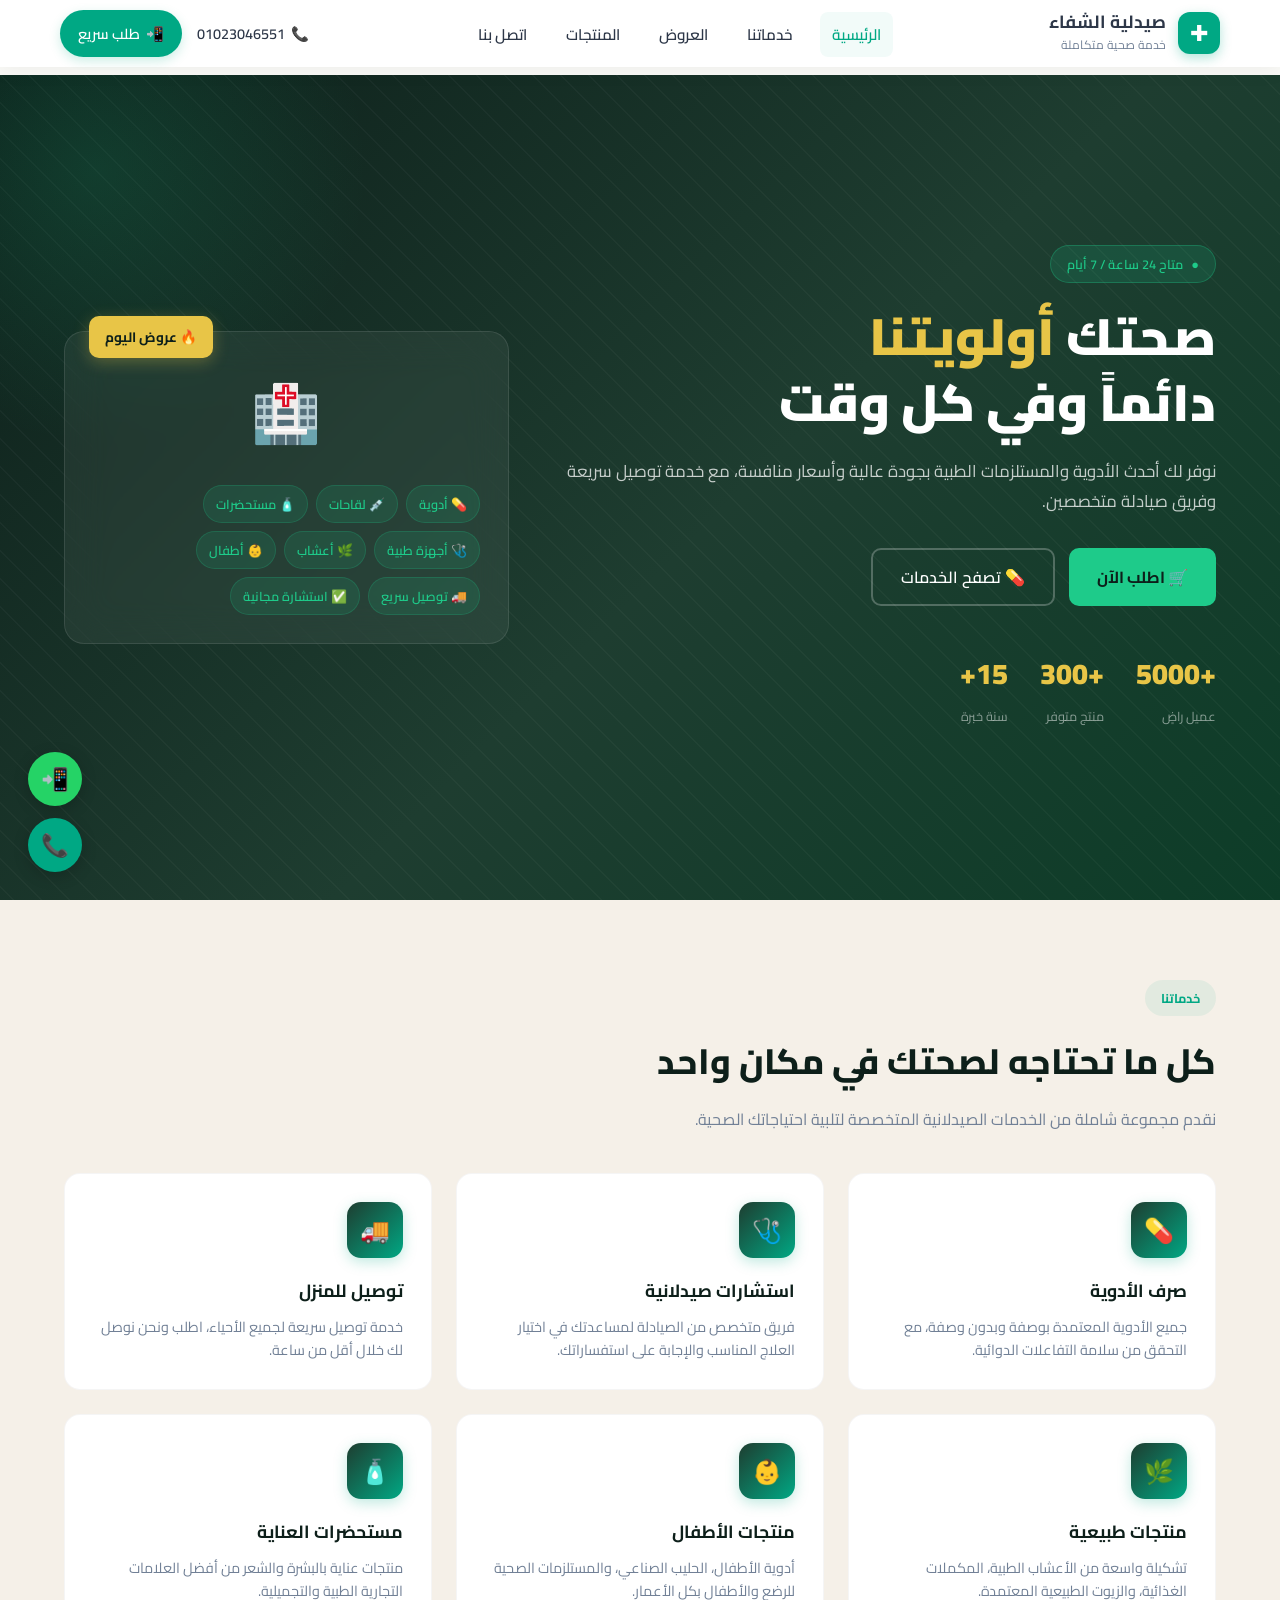
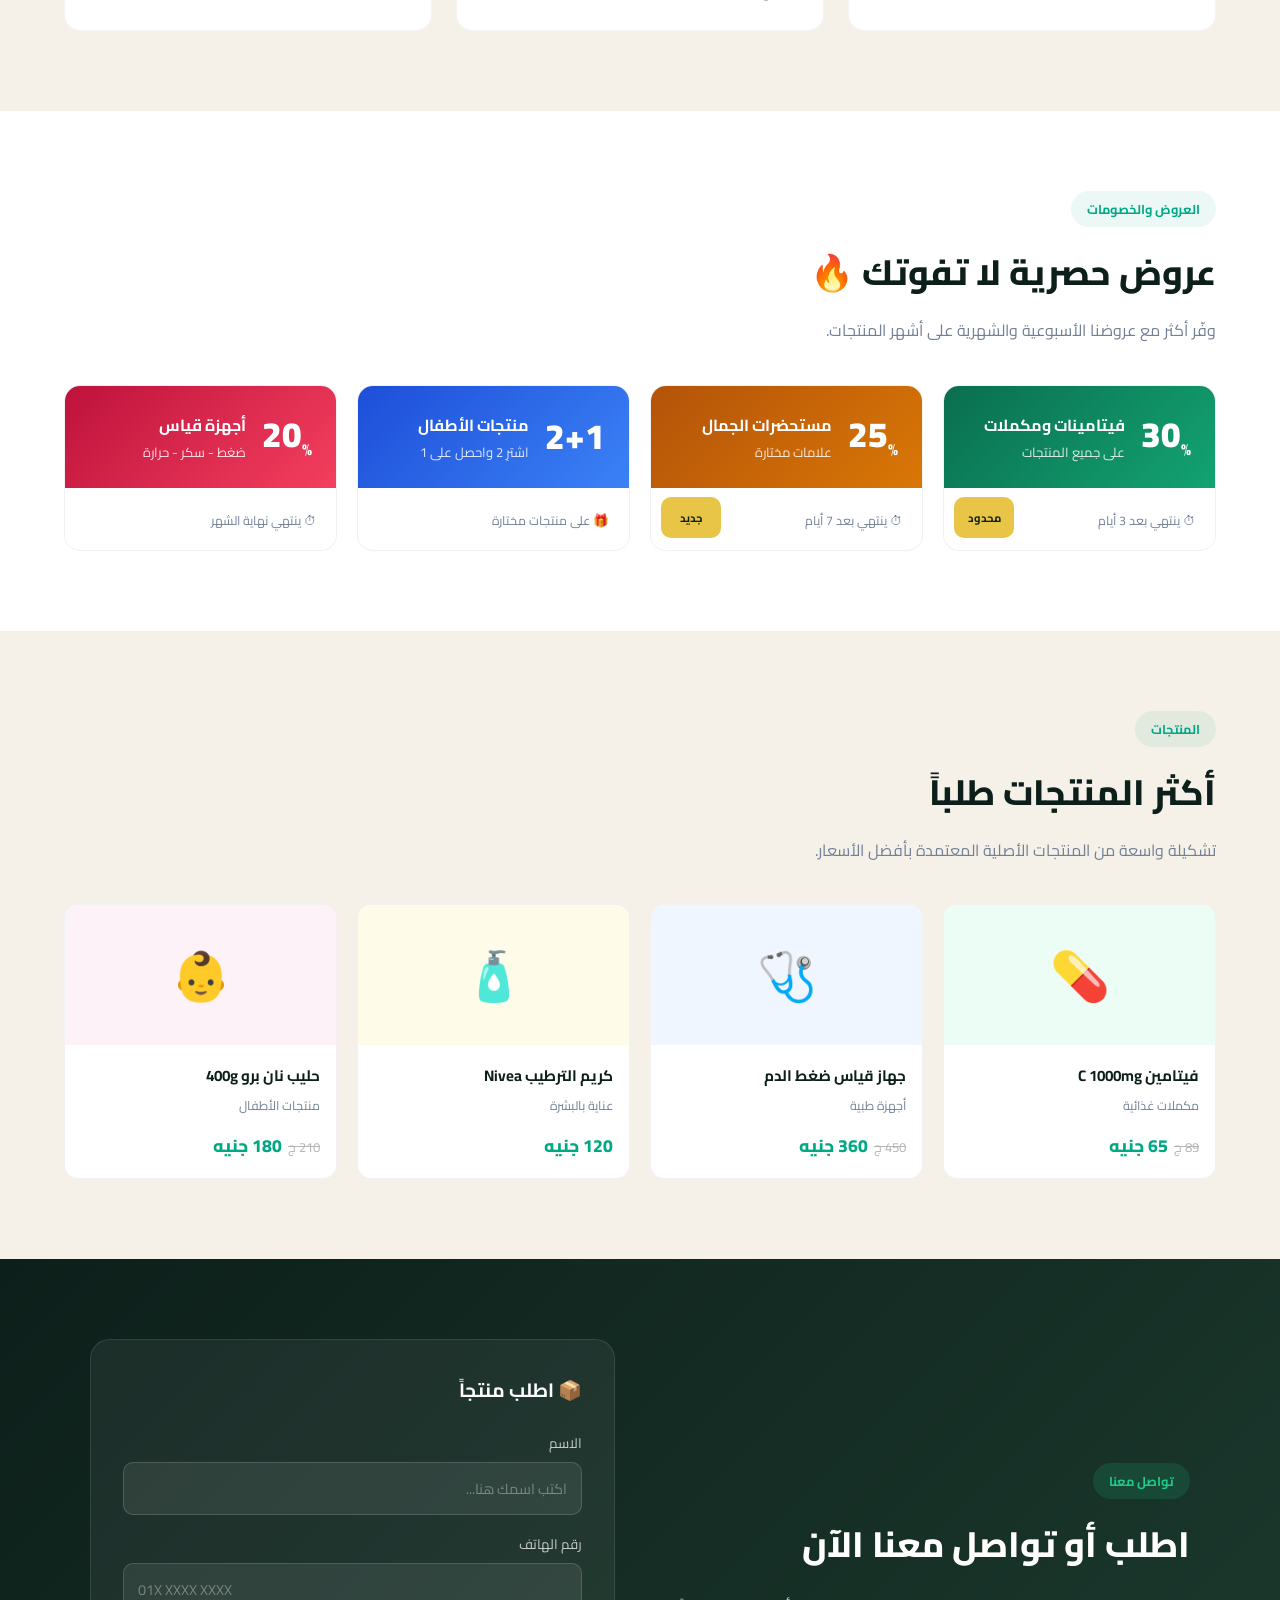
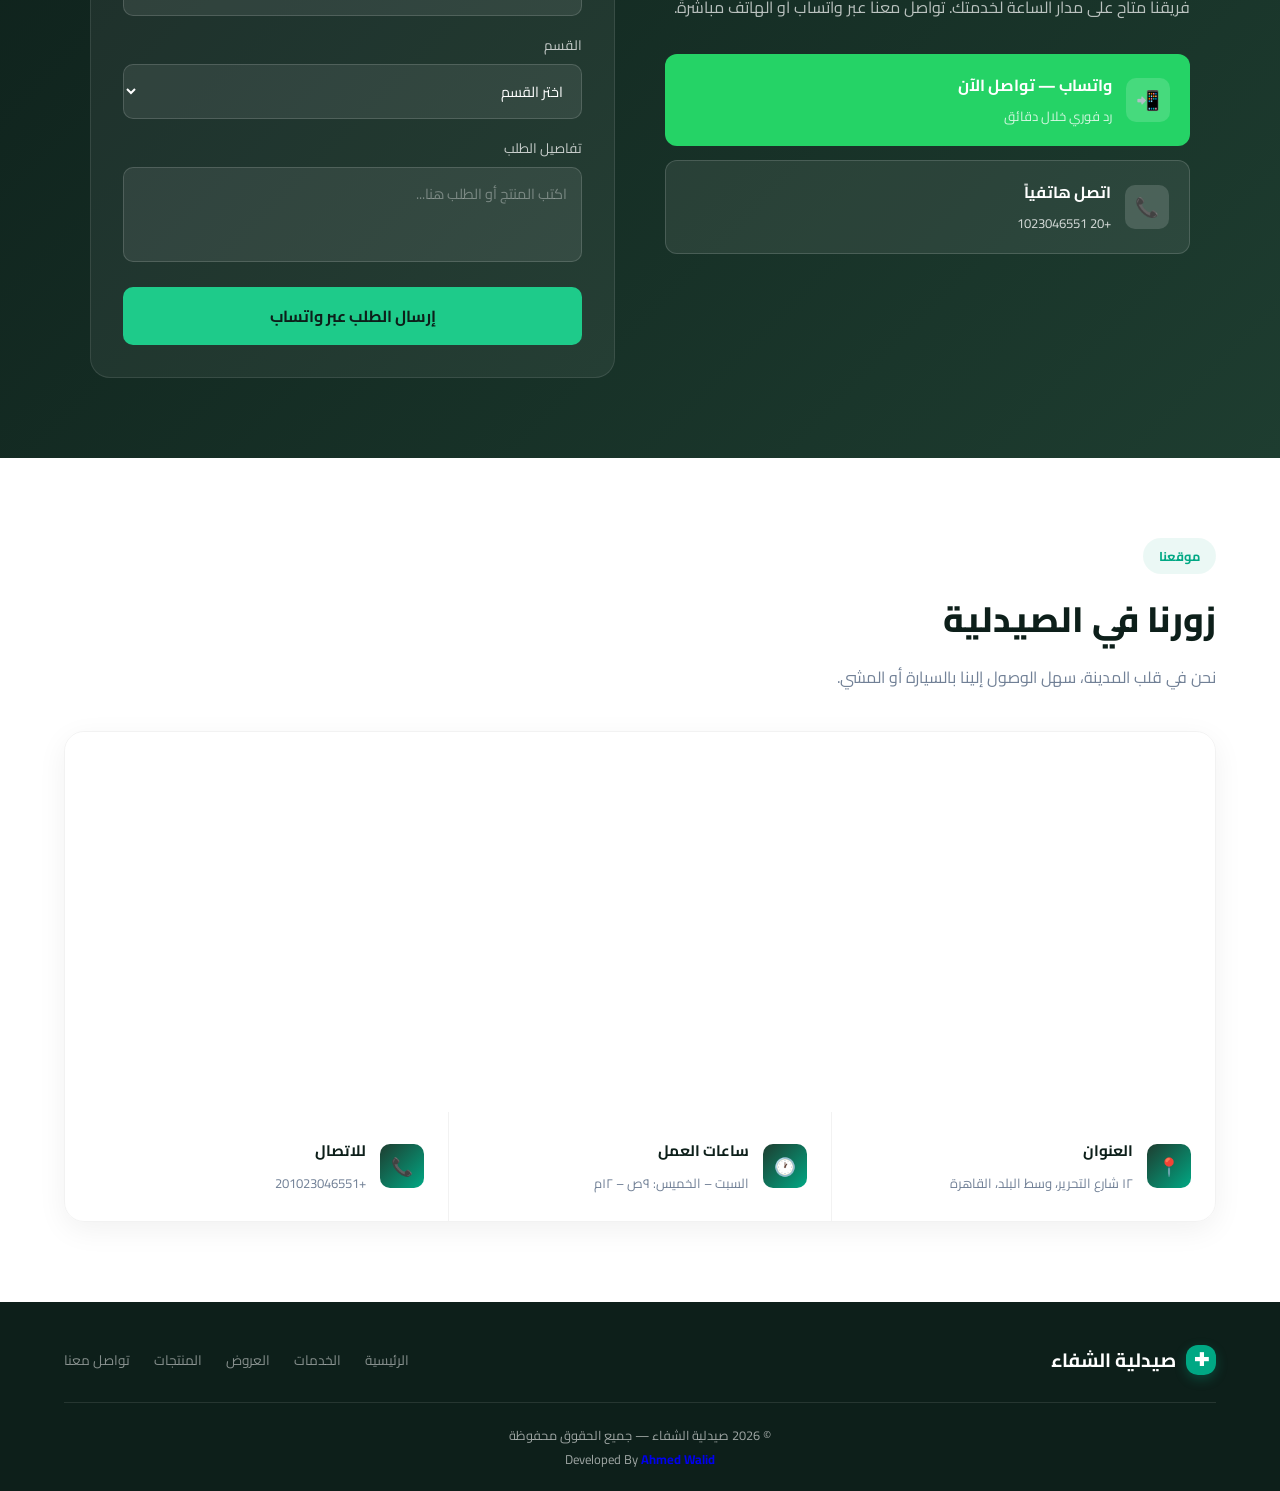
<file: Medicen/index.html>
<!doctype html>
<html lang="ar" dir="rtl">
  <head>
    <meta charset="UTF-8" />
    <meta name="viewport" content="width=device-width, initial-scale=1.0" />
    <title>صيدلية الشفاء — خدمة صحية متكاملة</title>
    <link
      href="https://fonts.googleapis.com/css2?family=Cairo:wght@300;400;600;700;900&display=swap"
      rel="stylesheet"
    />
    <link rel="stylesheet" href="style.css" />
  </head>
  <body>
    <nav class="main-navbar">
      <div class="nav-container">
        <a href="#home" class="nav-brand">
          <div class="logo-icon">✚</div>
          <div class="brand-text">
            <span class="brand-title">صيدلية الشفاء</span>
            <span class="brand-subtitle">خدمة صحية متكاملة</span>
          </div>
        </a>

        <ul class="nav-menu">
          <li><a href="#home" class="nav-link active">الرئيسية</a></li>
          <li><a href="#services" class="nav-link">خدماتنا</a></li>
          <li><a href="#offers" class="nav-link">العروض</a></li>
          <li><a href="#products" class="nav-link">المنتجات</a></li>
          <li><a href="#contact" class="nav-link">اتصل بنا</a></li>
        </ul>

        <div class="nav-actions">
          <a href="tel:+201000000000" class="nav-phone-btn" title="اتصال هاتفى">
            <span class="phone-icon">📞</span>
            <span class="phone-num">01023046551</span>
          </a>
          <a
            href="https://wa.me/+201023046551"
            class="nav-whatsapp-btn"
            target="_blank"
          >
            <span class="wa-icon">📲</span>
            <span>طلب سريع</span>
          </a>

          <button
            class="menu-toggle"
            aria-label="فتح القائمة"
            onclick="toggleMenu()"
          >
            <span class="bar"></span>
            <span class="bar"></span>
            <span class="bar"></span>
          </button>
        </div>
      </div>
    </nav>

    <div class="mobile-overlay" id="mobileMenu">
      <div class="mobile-menu-card">
        <button class="close-menu" onclick="toggleMenu()">×</button>
        <div class="mobile-logo">
          <span class="logo-icon">✚</span> صيدلية الشفاء
        </div>
        <ul class="mobile-links">
          <li><a href="#home" onclick="toggleMenu()">الرئيسية</a></li>
          <li><a href="#services" onclick="toggleMenu()">خدماتنا</a></li>
          <li><a href="#offers" onclick="toggleMenu()">العروض</a></li>
          <li><a href="#products" onclick="toggleMenu()">المنتجات</a></li>
          <li><a href="#contact" onclick="toggleMenu()">اتصل بنا</a></li>
          <li><a href="#map" onclick="toggleMenu()">موقعنا</a></li>
        </ul>
        <div class="mobile-actions">
          <a
            href="https://wa.me/+201023046551"
            class="nav-whatsapp-btn"
            target="_blank"
            >تواصل عبر واتساب 📲</a
          >
        </div>
      </div>
    </div>

    <!-- HERO -->
    <section class="hero" id="home">
      <div class="hero-bg"></div>
      <div class="hero-glow"></div>
      <div class="hero-content">
        <div>
          <div class="hero-badge">
            <span class="blink">●</span> متاح 24 ساعة / 7 أيام
          </div>
          <h1>صحتك <em>أولويتنا</em><br />دائماً وفي كل وقت</h1>
          <p>
            نوفر لك أحدث الأدوية والمستلزمات الطبية بجودة عالية وأسعار منافسة،
            مع خدمة توصيل سريعة وفريق صيادلة متخصصين.
          </p>
          <div class="hero-btns">
            <a href="#contact" class="btn-primary">🛒 اطلب الآن</a>
            <a href="#services" class="btn-outline">💊 تصفح الخدمات</a>
          </div>
          <div class="hero-stats">
            <div class="stat"><strong>+5000</strong><span>عميل راضٍ</span></div>
            <div class="stat"><strong>+300</strong><span>منتج متوفر</span></div>
            <div class="stat"><strong>15+</strong><span>سنة خبرة</span></div>
          </div>
        </div>
        <div class="hero-card">
          <div class="floating-badge">🔥 عروض اليوم</div>
          <div class="hero-card-icon">🏥</div>
          <div class="service-pills">
            <div class="pill">💊 أدوية</div>
            <div class="pill">💉 لقاحات</div>
            <div class="pill">🧴 مستحضرات</div>
            <div class="pill">🩺 أجهزة طبية</div>
            <div class="pill">🌿 أعشاب</div>
            <div class="pill">👶 أطفال</div>
            <div class="pill">🚚 توصيل سريع</div>
            <div class="pill">✅ استشارة مجانية</div>
          </div>
        </div>
      </div>
    </section>

    <!-- SERVICES -->
    <section class="services" id="services">
      <div class="inner">
        <span class="section-label">خدماتنا</span>
        <h2 class="section-title">كل ما تحتاجه لصحتك في مكان واحد</h2>
        <p class="section-sub">
          نقدم مجموعة شاملة من الخدمات الصيدلانية المتخصصة لتلبية احتياجاتك
          الصحية.
        </p>
        <div class="grid-3">
          <div class="service-card">
            <div class="service-icon">💊</div>
            <h3>صرف الأدوية</h3>
            <p>
              جميع الأدوية المعتمدة بوصفة وبدون وصفة، مع التحقق من سلامة
              التفاعلات الدوائية.
            </p>
          </div>
          <div class="service-card">
            <div class="service-icon">🩺</div>
            <h3>استشارات صيدلانية</h3>
            <p>
              فريق متخصص من الصيادلة لمساعدتك في اختيار العلاج المناسب والإجابة
              على استفساراتك.
            </p>
          </div>
          <div class="service-card">
            <div class="service-icon">🚚</div>
            <h3>توصيل للمنزل</h3>
            <p>
              خدمة توصيل سريعة لجميع الأحياء، اطلب ونحن نوصل لك خلال أقل من
              ساعة.
            </p>
          </div>
          <div class="service-card">
            <div class="service-icon">🌿</div>
            <h3>منتجات طبيعية</h3>
            <p>
              تشكيلة واسعة من الأعشاب الطبية، المكملات الغذائية، والزيوت
              الطبيعية المعتمدة.
            </p>
          </div>
          <div class="service-card">
            <div class="service-icon">👶</div>
            <h3>منتجات الأطفال</h3>
            <p>
              أدوية الأطفال، الحليب الصناعي، والمستلزمات الصحية للرضع والأطفال
              بكل الأعمار.
            </p>
          </div>
          <div class="service-card">
            <div class="service-icon">🧴</div>
            <h3>مستحضرات العناية</h3>
            <p>
              منتجات عناية بالبشرة والشعر من أفضل العلامات التجارية الطبية
              والتجميلية.
            </p>
          </div>
        </div>
      </div>
    </section>

    <!-- OFFERS -->
    <section class="offers-section" id="offers">
      <div class="inner">
        <span class="section-label">العروض والخصومات</span>
        <h2 class="section-title">عروض حصرية لا تفوتك 🔥</h2>
        <p class="section-sub">
          وفّر أكثر مع عروضنا الأسبوعية والشهرية على أشهر المنتجات.
        </p>
        <div class="grid-4">
          <div class="offer-card">
            <div class="offer-tag">محدود</div>
            <div class="offer-banner green">
              <div class="offer-discount">30<sub>%</sub></div>
              <div class="offer-text">
                <h4>فيتامينات ومكملات</h4>
                <p>على جميع المنتجات</p>
              </div>
            </div>
            <div class="offer-body"><small>⏱ ينتهي بعد 3 أيام</small></div>
          </div>
          <div class="offer-card">
            <div class="offer-tag">جديد</div>
            <div class="offer-banner amber">
              <div class="offer-discount">25<sub>%</sub></div>
              <div class="offer-text">
                <h4>مستحضرات الجمال</h4>
                <p>علامات مختارة</p>
              </div>
            </div>
            <div class="offer-body"><small>⏱ ينتهي بعد 7 أيام</small></div>
          </div>
          <div class="offer-card">
            <div class="offer-banner blue">
              <div class="offer-discount">2+1</div>
              <div class="offer-text">
                <h4>منتجات الأطفال</h4>
                <p>اشترِ 2 واحصل على 1</p>
              </div>
            </div>
            <div class="offer-body"><small>🎁 على منتجات مختارة</small></div>
          </div>
          <div class="offer-card">
            <div class="offer-banner rose">
              <div class="offer-discount">20<sub>%</sub></div>
              <div class="offer-text">
                <h4>أجهزة قياس</h4>
                <p>ضغط - سكر - حرارة</p>
              </div>
            </div>
            <div class="offer-body"><small>⏱ ينتهي نهاية الشهر</small></div>
          </div>
        </div>
      </div>
    </section>

    <!-- PRODUCTS -->
    <section class="products-section" id="products">
      <div class="inner">
        <span class="section-label">المنتجات</span>
        <h2 class="section-title">أكثر المنتجات طلباً</h2>
        <p class="section-sub">
          تشكيلة واسعة من المنتجات الأصلية المعتمدة بأفضل الأسعار.
        </p>
        <div class="grid-4">
          <div class="product-card">
            <div class="product-img bg1">💊</div>
            <div class="product-info">
              <h4>فيتامين C 1000mg</h4>
              <div class="cat">مكملات غذائية</div>
              <div class="product-price">
                <span class="old">89 ج</span>65 جنيه
              </div>
            </div>
          </div>
          <div class="product-card">
            <div class="product-img bg2">🩺</div>
            <div class="product-info">
              <h4>جهاز قياس ضغط الدم</h4>
              <div class="cat">أجهزة طبية</div>
              <div class="product-price">
                <span class="old">450 ج</span>360 جنيه
              </div>
            </div>
          </div>
          <div class="product-card">
            <div class="product-img bg3">🧴</div>
            <div class="product-info">
              <h4>كريم الترطيب Nivea</h4>
              <div class="cat">عناية بالبشرة</div>
              <div class="product-price">120 جنيه</div>
            </div>
          </div>
          <div class="product-card">
            <div class="product-img bg4">👶</div>
            <div class="product-info">
              <h4>حليب نان برو 400g</h4>
              <div class="cat">منتجات الأطفال</div>
              <div class="product-price">
                <span class="old">210 ج</span>180 جنيه
              </div>
            </div>
          </div>
        </div>
      </div>
    </section>

    <!-- CONTACT -->
    <section class="contact-section" id="contact" style="padding: 80px 5%">
      <div class="contact-inner">
        <div class="contact-left">
          <span class="section-label">تواصل معنا</span>
          <h2>اطلب أو تواصل معنا الآن</h2>
          <p>
            فريقنا متاح على مدار الساعة لخدمتك. تواصل معنا عبر واتساب أو الهاتف
            مباشرةً.
          </p>
          <div class="contact-btns">
            <a
              href="https://wa.me/+201023046551?text=مرحباً،%20أريد%20الاستفسار%20عن%20منتج"
              class="cbtn cbtn-whatsapp"
              target="_blank"
            >
              <div class="cbtn-icon">📲</div>
              <div class="cbtn-text">
                <strong>واتساب — تواصل الآن</strong
                ><span>رد فوري خلال دقائق</span>
              </div>
            </a>
            <a href="tel:+201023046551" class="cbtn cbtn-phone">
              <div class="cbtn-icon">📞</div>
              <div class="cbtn-text">
                <strong>اتصل هاتفياً</strong><span>+20 1023046551</span>
              </div>
            </a>
          </div>
        </div>
        <div class="contact-form">
          <h3>📦 اطلب منتجاً</h3>
          <div class="form-group">
            <label>الاسم</label
            ><input type="text" placeholder="اكتب اسمك هنا..." id="fname" />
          </div>
          <div class="form-group">
            <label>رقم الهاتف</label
            ><input type="tel" placeholder="01X XXXX XXXX" id="fphone" />
          </div>
          <div class="form-group">
            <label>القسم</label>
            <select id="fcat">
              <option value="">اختر القسم</option>
              <option>أدوية</option>
              <option>فيتامينات ومكملات</option>
              <option>مستحضرات جمال</option>
              <option>منتجات الأطفال</option>
              <option>أجهزة طبية</option>
              <option>أخرى</option>
            </select>
          </div>
          <div class="form-group">
            <label>تفاصيل الطلب</label
            ><textarea
              id="fmsg"
              placeholder="اكتب المنتج أو الطلب هنا..."
            ></textarea>
          </div>
          <button class="btn-submit" onclick="sendOrder()">
            إرسال الطلب عبر واتساب 
          </button>
        </div>
      </div>
    </section>

    <!-- MAP -->
    <section class="map-section" id="map">
      <div class="inner">
        <span class="section-label">موقعنا</span>
        <h2 class="section-title">زورنا في الصيدلية</h2>
        <p class="section-sub">
          نحن في قلب المدينة، سهل الوصول إلينا بالسيارة أو المشي.
        </p>
        <div class="map-wrapper">
          <iframe
            src="https://www.google.com/maps/embed?pb=!1m18!1m12!1m3!1d3453.3264752394496!2d31.23573!3d30.06263!2m3!1f0!2f0!3f0!3m2!1i1024!2i768!4f13.1!3m3!1m2!1s0x0%3A0x0!2zMzDCsDAzJzQ1LjUiTiAzMcKwMTQnMDkuNiJF!5e0!3m2!1sar!2seg!4v1620000000000"
            width="100%"
            height="380"
            style="border: 0; display: block"
            allowfullscreen
            loading="lazy"
            title="موقع الصيدلية"
          >
          </iframe>
          <div class="map-info">
            <div class="map-info-item">
              <div class="mi-icon">📍</div>
              <div>
                <strong>العنوان</strong
                ><span>١٢ شارع التحرير، وسط البلد، القاهرة</span>
              </div>
            </div>
            <div class="map-info-item">
              <div class="mi-icon">🕐</div>
              <div>
                <strong>ساعات العمل</strong
                ><span>السبت – الخميس: ٩ص – ١٢م</span>
              </div>
            </div>
            <div class="map-info-item">
              <div class="mi-icon">📞</div>
              <div><strong>للاتصال</strong><span>+201023046551</span></div>
            </div>
          </div>
        </div>
      </div>
    </section>

    <!-- FOOTER -->
    <footer>
      <div class="footer-top">
        <div class="footer-logo">
          <div
            class="logo-icon"
            style="width: 30px; height: 30px; font-size: 1.1rem"
          >
            ✚
          </div>
          صيدلية الشفاء
        </div>
        <nav class="footer-links">
          <a href="#home">الرئيسية</a>
          <a href="#services">الخدمات</a>
          <a href="#offers">العروض</a>
          <a href="#products">المنتجات</a>
          <a href="#contact">تواصل معنا</a>
        </nav>
      </div>
      <div class="footer-bottom">
        <p>© 2026 صيدلية الشفاء — جميع الحقوق محفوظة</p>
        <p>Developed By <a style="text-decoration: none;font-weight: bolder;" href="https://ahmedwalid96.netlify.app/">Ahmed Walid</a></p>
      </div>
    </footer>

    <div class="float-btns">
      <a
        href="https://wa.me/+201023046551"
        class="float-btn float-wa"
        target="_blank"
        title="واتساب"
        >📲</a
      >
      <a href="tel:+201023046551" class="float-btn float-ph" title="اتصال"
        >📞</a
      >
    </div>

    <div id="toast">✅ تم إرسال طلبك بنجاح!</div>
    <script src="main.js"></script>
  </body>
</html>
</file>
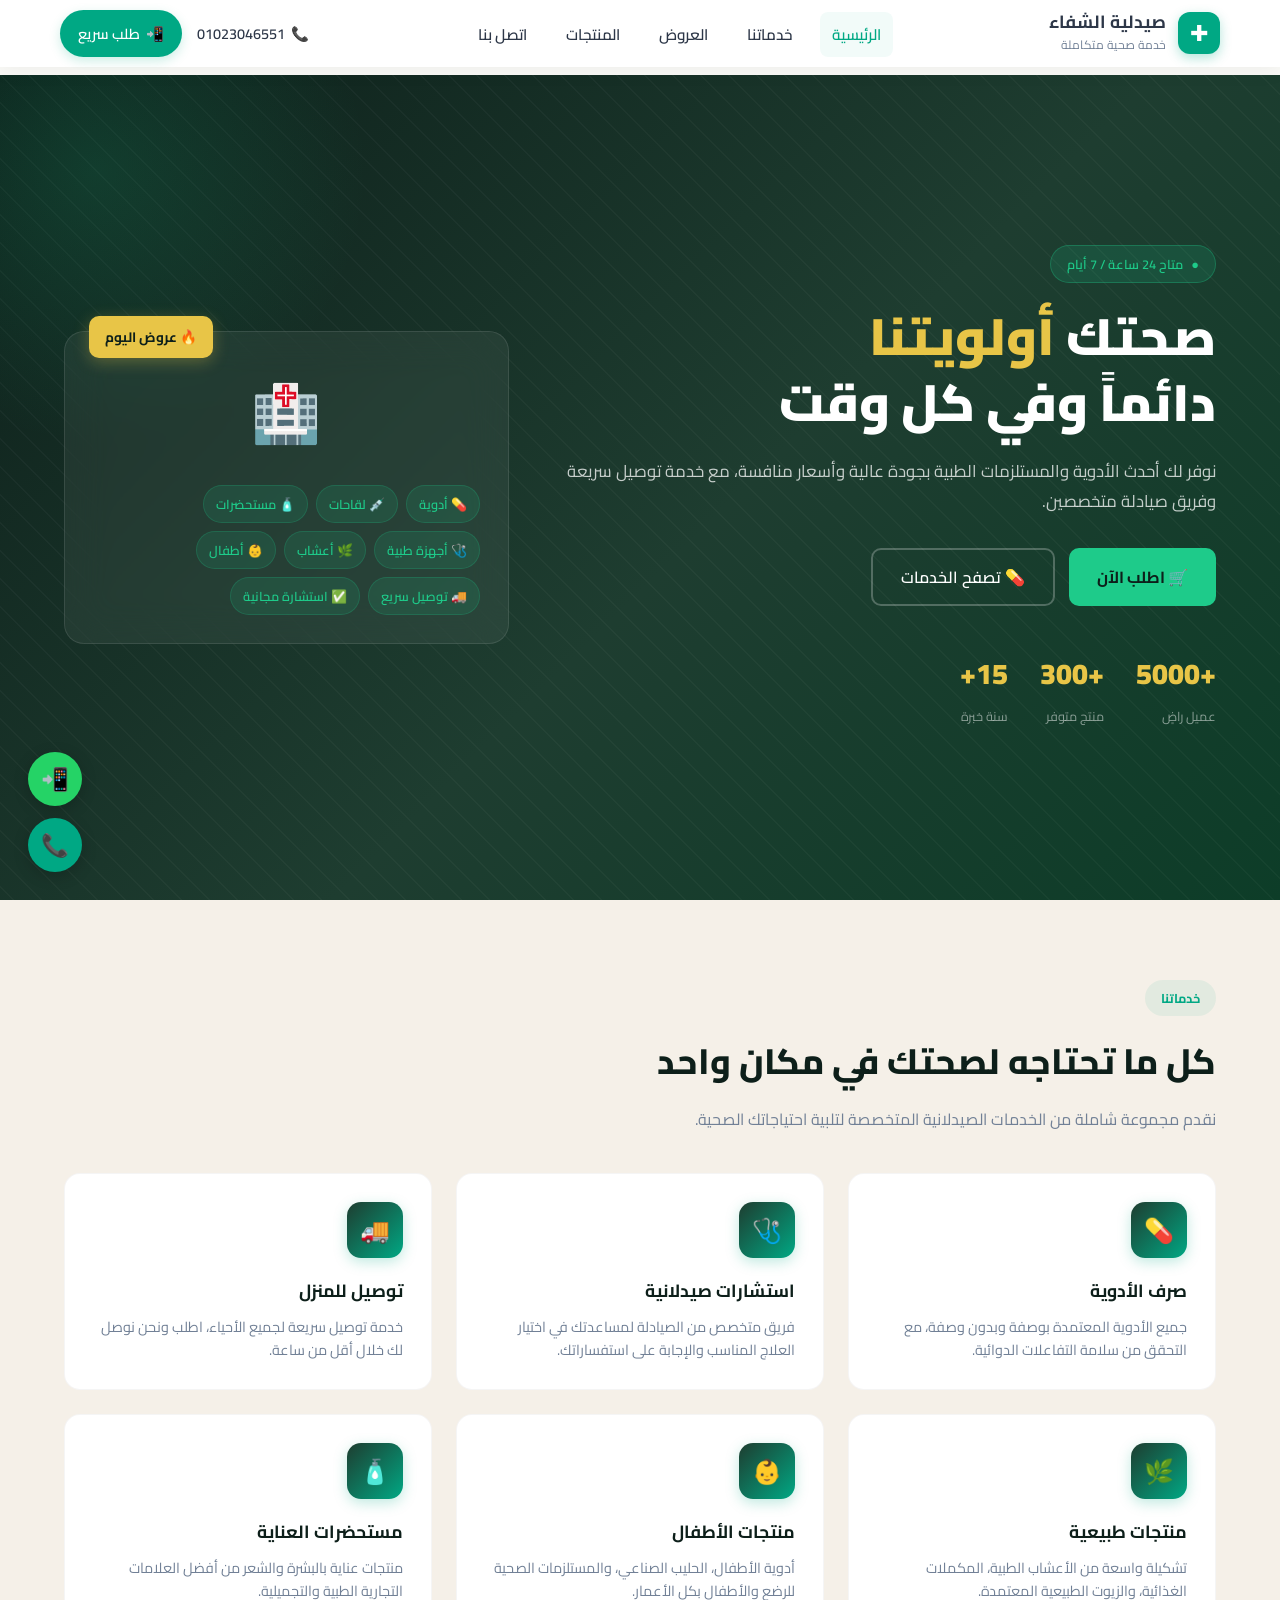
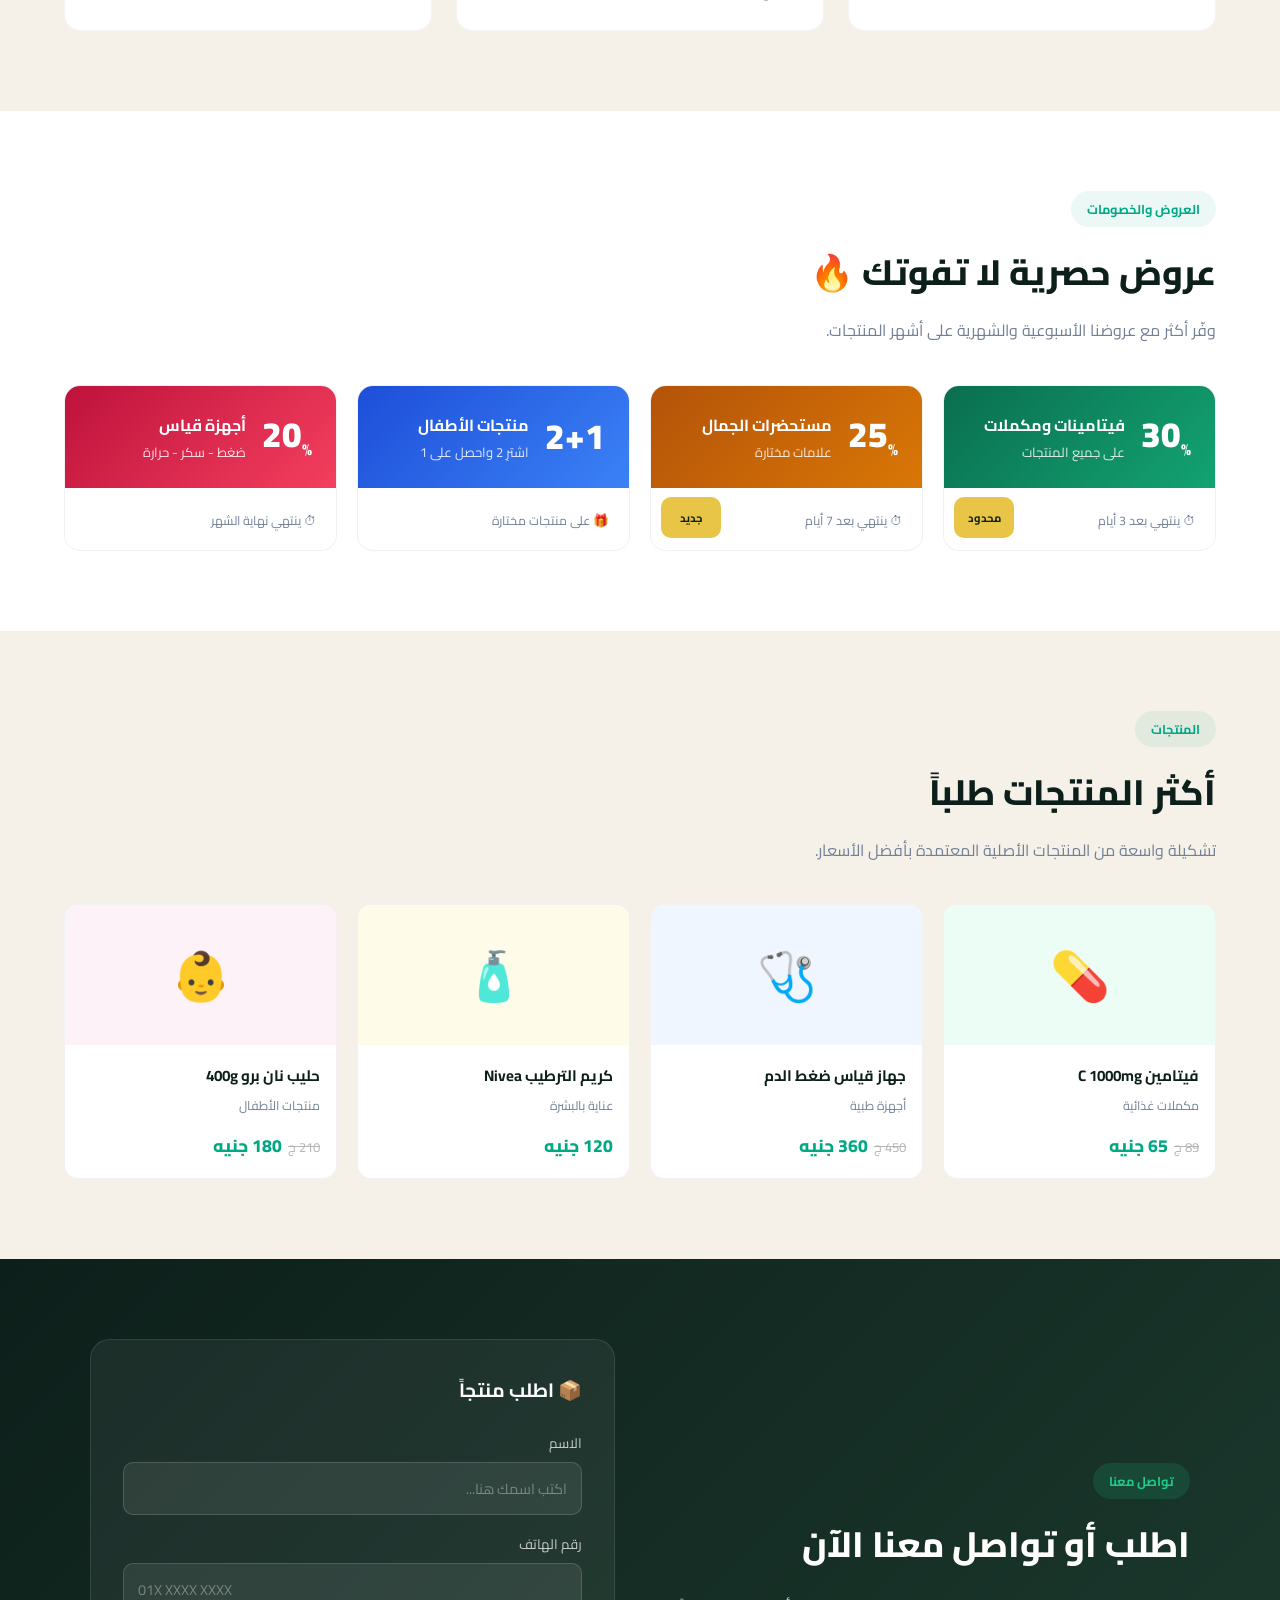
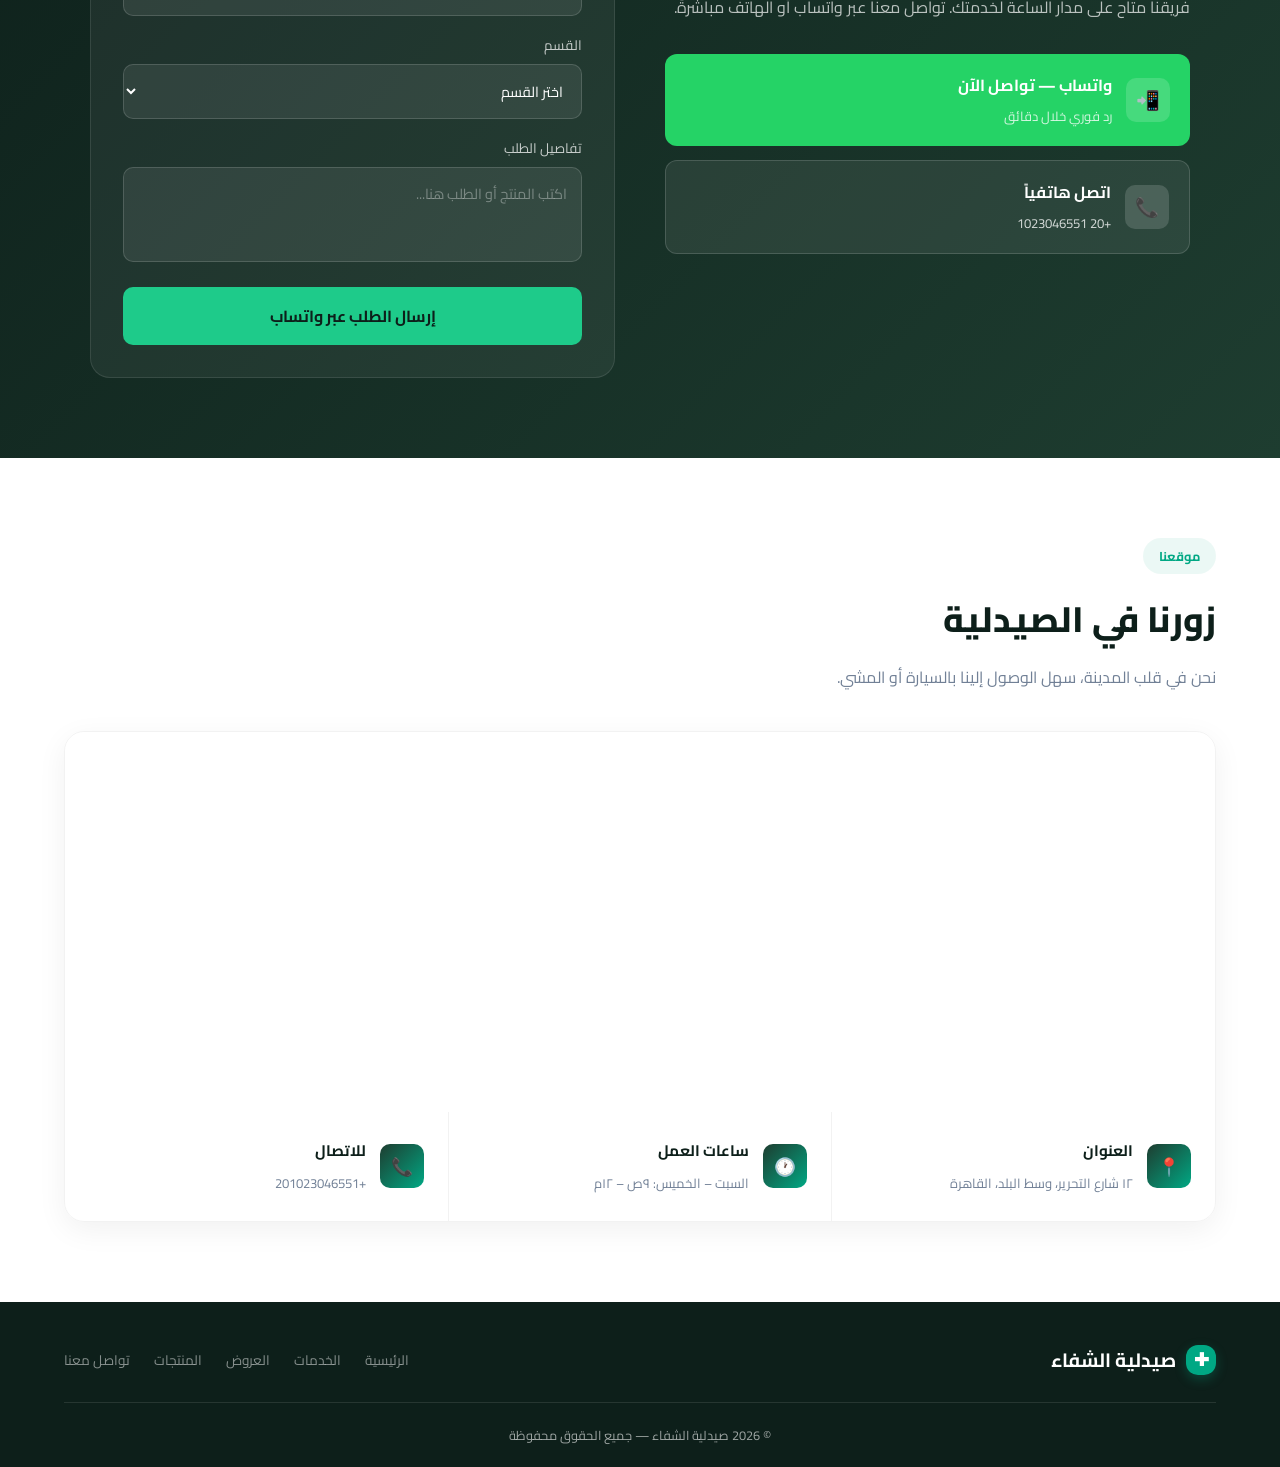
<file: Medicen/pharmacy_landing (1).html>
<!doctype html>
<html lang="ar" dir="rtl">
  <head>
    <meta charset="UTF-8" />
    <meta name="viewport" content="width=device-width, initial-scale=1.0" />
    <title>صيدلية الشفاء — خدمة صحية متكاملة</title>
    <link
      href="https://fonts.googleapis.com/css2?family=Cairo:wght@300;400;600;700;900&display=swap"
      rel="stylesheet"
    />
    <link rel="stylesheet" href="style.css" />
  </head>
  <body>
    <nav class="main-navbar">
      <div class="nav-container">
        <a href="#home" class="nav-brand">
          <div class="logo-icon">✚</div>
          <div class="brand-text">
            <span class="brand-title">صيدلية الشفاء</span>
            <span class="brand-subtitle">خدمة صحية متكاملة</span>
          </div>
        </a>

        <ul class="nav-menu">
          <li><a href="#home" class="nav-link active">الرئيسية</a></li>
          <li><a href="#services" class="nav-link">خدماتنا</a></li>
          <li><a href="#offers" class="nav-link">العروض</a></li>
          <li><a href="#products" class="nav-link">المنتجات</a></li>
          <li><a href="#contact" class="nav-link">اتصل بنا</a></li>
        </ul>

        <div class="nav-actions">
          <a href="tel:+201000000000" class="nav-phone-btn" title="اتصال هاتفى">
            <span class="phone-icon">📞</span>
            <span class="phone-num">01023046551</span>
          </a>
          <a
            href="https://wa.me/+201023046551"
            class="nav-whatsapp-btn"
            target="_blank"
          >
            <span class="wa-icon">📲</span>
            <span>طلب سريع</span>
          </a>

          <button
            class="menu-toggle"
            aria-label="فتح القائمة"
            onclick="toggleMenu()"
          >
            <span class="bar"></span>
            <span class="bar"></span>
            <span class="bar"></span>
          </button>
        </div>
      </div>
    </nav>

    <div class="mobile-overlay" id="mobileMenu">
      <div class="mobile-menu-card">
        <button class="close-menu" onclick="toggleMenu()">×</button>
        <div class="mobile-logo">
          <span class="logo-icon">✚</span> صيدلية الشفاء
        </div>
        <ul class="mobile-links">
          <li><a href="#home" onclick="toggleMenu()">الرئيسية</a></li>
          <li><a href="#services" onclick="toggleMenu()">خدماتنا</a></li>
          <li><a href="#offers" onclick="toggleMenu()">العروض</a></li>
          <li><a href="#products" onclick="toggleMenu()">المنتجات</a></li>
          <li><a href="#contact" onclick="toggleMenu()">اتصل بنا</a></li>
          <li><a href="#map" onclick="toggleMenu()">موقعنا</a></li>
        </ul>
        <div class="mobile-actions">
          <a
            href="https://wa.me/+201023046551"
            class="nav-whatsapp-btn"
            target="_blank"
            >تواصل عبر واتساب 📲</a
          >
        </div>
      </div>
    </div>

    <!-- HERO -->
    <section class="hero" id="home">
      <div class="hero-bg"></div>
      <div class="hero-glow"></div>
      <div class="hero-content">
        <div>
          <div class="hero-badge">
            <span class="blink">●</span> متاح 24 ساعة / 7 أيام
          </div>
          <h1>صحتك <em>أولويتنا</em><br />دائماً وفي كل وقت</h1>
          <p>
            نوفر لك أحدث الأدوية والمستلزمات الطبية بجودة عالية وأسعار منافسة،
            مع خدمة توصيل سريعة وفريق صيادلة متخصصين.
          </p>
          <div class="hero-btns">
            <a href="#contact" class="btn-primary">🛒 اطلب الآن</a>
            <a href="#services" class="btn-outline">💊 تصفح الخدمات</a>
          </div>
          <div class="hero-stats">
            <div class="stat"><strong>+5000</strong><span>عميل راضٍ</span></div>
            <div class="stat"><strong>+300</strong><span>منتج متوفر</span></div>
            <div class="stat"><strong>15+</strong><span>سنة خبرة</span></div>
          </div>
        </div>
        <div class="hero-card">
          <div class="floating-badge">🔥 عروض اليوم</div>
          <div class="hero-card-icon">🏥</div>
          <div class="service-pills">
            <div class="pill">💊 أدوية</div>
            <div class="pill">💉 لقاحات</div>
            <div class="pill">🧴 مستحضرات</div>
            <div class="pill">🩺 أجهزة طبية</div>
            <div class="pill">🌿 أعشاب</div>
            <div class="pill">👶 أطفال</div>
            <div class="pill">🚚 توصيل سريع</div>
            <div class="pill">✅ استشارة مجانية</div>
          </div>
        </div>
      </div>
    </section>

    <!-- SERVICES -->
    <section class="services" id="services">
      <div class="inner">
        <span class="section-label">خدماتنا</span>
        <h2 class="section-title">كل ما تحتاجه لصحتك في مكان واحد</h2>
        <p class="section-sub">
          نقدم مجموعة شاملة من الخدمات الصيدلانية المتخصصة لتلبية احتياجاتك
          الصحية.
        </p>
        <div class="grid-3">
          <div class="service-card">
            <div class="service-icon">💊</div>
            <h3>صرف الأدوية</h3>
            <p>
              جميع الأدوية المعتمدة بوصفة وبدون وصفة، مع التحقق من سلامة
              التفاعلات الدوائية.
            </p>
          </div>
          <div class="service-card">
            <div class="service-icon">🩺</div>
            <h3>استشارات صيدلانية</h3>
            <p>
              فريق متخصص من الصيادلة لمساعدتك في اختيار العلاج المناسب والإجابة
              على استفساراتك.
            </p>
          </div>
          <div class="service-card">
            <div class="service-icon">🚚</div>
            <h3>توصيل للمنزل</h3>
            <p>
              خدمة توصيل سريعة لجميع الأحياء، اطلب ونحن نوصل لك خلال أقل من
              ساعة.
            </p>
          </div>
          <div class="service-card">
            <div class="service-icon">🌿</div>
            <h3>منتجات طبيعية</h3>
            <p>
              تشكيلة واسعة من الأعشاب الطبية، المكملات الغذائية، والزيوت
              الطبيعية المعتمدة.
            </p>
          </div>
          <div class="service-card">
            <div class="service-icon">👶</div>
            <h3>منتجات الأطفال</h3>
            <p>
              أدوية الأطفال، الحليب الصناعي، والمستلزمات الصحية للرضع والأطفال
              بكل الأعمار.
            </p>
          </div>
          <div class="service-card">
            <div class="service-icon">🧴</div>
            <h3>مستحضرات العناية</h3>
            <p>
              منتجات عناية بالبشرة والشعر من أفضل العلامات التجارية الطبية
              والتجميلية.
            </p>
          </div>
        </div>
      </div>
    </section>

    <!-- OFFERS -->
    <section class="offers-section" id="offers">
      <div class="inner">
        <span class="section-label">العروض والخصومات</span>
        <h2 class="section-title">عروض حصرية لا تفوتك 🔥</h2>
        <p class="section-sub">
          وفّر أكثر مع عروضنا الأسبوعية والشهرية على أشهر المنتجات.
        </p>
        <div class="grid-4">
          <div class="offer-card">
            <div class="offer-tag">محدود</div>
            <div class="offer-banner green">
              <div class="offer-discount">30<sub>%</sub></div>
              <div class="offer-text">
                <h4>فيتامينات ومكملات</h4>
                <p>على جميع المنتجات</p>
              </div>
            </div>
            <div class="offer-body"><small>⏱ ينتهي بعد 3 أيام</small></div>
          </div>
          <div class="offer-card">
            <div class="offer-tag">جديد</div>
            <div class="offer-banner amber">
              <div class="offer-discount">25<sub>%</sub></div>
              <div class="offer-text">
                <h4>مستحضرات الجمال</h4>
                <p>علامات مختارة</p>
              </div>
            </div>
            <div class="offer-body"><small>⏱ ينتهي بعد 7 أيام</small></div>
          </div>
          <div class="offer-card">
            <div class="offer-banner blue">
              <div class="offer-discount">2+1</div>
              <div class="offer-text">
                <h4>منتجات الأطفال</h4>
                <p>اشترِ 2 واحصل على 1</p>
              </div>
            </div>
            <div class="offer-body"><small>🎁 على منتجات مختارة</small></div>
          </div>
          <div class="offer-card">
            <div class="offer-banner rose">
              <div class="offer-discount">20<sub>%</sub></div>
              <div class="offer-text">
                <h4>أجهزة قياس</h4>
                <p>ضغط - سكر - حرارة</p>
              </div>
            </div>
            <div class="offer-body"><small>⏱ ينتهي نهاية الشهر</small></div>
          </div>
        </div>
      </div>
    </section>

    <!-- PRODUCTS -->
    <section class="products-section" id="products">
      <div class="inner">
        <span class="section-label">المنتجات</span>
        <h2 class="section-title">أكثر المنتجات طلباً</h2>
        <p class="section-sub">
          تشكيلة واسعة من المنتجات الأصلية المعتمدة بأفضل الأسعار.
        </p>
        <div class="grid-4">
          <div class="product-card">
            <div class="product-img bg1">💊</div>
            <div class="product-info">
              <h4>فيتامين C 1000mg</h4>
              <div class="cat">مكملات غذائية</div>
              <div class="product-price">
                <span class="old">89 ج</span>65 جنيه
              </div>
            </div>
          </div>
          <div class="product-card">
            <div class="product-img bg2">🩺</div>
            <div class="product-info">
              <h4>جهاز قياس ضغط الدم</h4>
              <div class="cat">أجهزة طبية</div>
              <div class="product-price">
                <span class="old">450 ج</span>360 جنيه
              </div>
            </div>
          </div>
          <div class="product-card">
            <div class="product-img bg3">🧴</div>
            <div class="product-info">
              <h4>كريم الترطيب Nivea</h4>
              <div class="cat">عناية بالبشرة</div>
              <div class="product-price">120 جنيه</div>
            </div>
          </div>
          <div class="product-card">
            <div class="product-img bg4">👶</div>
            <div class="product-info">
              <h4>حليب نان برو 400g</h4>
              <div class="cat">منتجات الأطفال</div>
              <div class="product-price">
                <span class="old">210 ج</span>180 جنيه
              </div>
            </div>
          </div>
        </div>
      </div>
    </section>

    <!-- CONTACT -->
    <section class="contact-section" id="contact" style="padding: 80px 5%">
      <div class="contact-inner">
        <div class="contact-left">
          <span class="section-label">تواصل معنا</span>
          <h2>اطلب أو تواصل معنا الآن</h2>
          <p>
            فريقنا متاح على مدار الساعة لخدمتك. تواصل معنا عبر واتساب أو الهاتف
            مباشرةً.
          </p>
          <div class="contact-btns">
            <a
              href="https://wa.me/+201023046551?text=مرحباً،%20أريد%20الاستفسار%20عن%20منتج"
              class="cbtn cbtn-whatsapp"
              target="_blank"
            >
              <div class="cbtn-icon">📲</div>
              <div class="cbtn-text">
                <strong>واتساب — تواصل الآن</strong
                ><span>رد فوري خلال دقائق</span>
              </div>
            </a>
            <a href="tel:+201023046551" class="cbtn cbtn-phone">
              <div class="cbtn-icon">📞</div>
              <div class="cbtn-text">
                <strong>اتصل هاتفياً</strong><span>+20 1023046551</span>
              </div>
            </a>
          </div>
        </div>
        <div class="contact-form">
          <h3>📦 اطلب منتجاً</h3>
          <div class="form-group">
            <label>الاسم</label
            ><input type="text" placeholder="اكتب اسمك هنا..." id="fname" />
          </div>
          <div class="form-group">
            <label>رقم الهاتف</label
            ><input type="tel" placeholder="01X XXXX XXXX" id="fphone" />
          </div>
          <div class="form-group">
            <label>القسم</label>
            <select id="fcat">
              <option value="">اختر القسم</option>
              <option>أدوية</option>
              <option>فيتامينات ومكملات</option>
              <option>مستحضرات جمال</option>
              <option>منتجات الأطفال</option>
              <option>أجهزة طبية</option>
              <option>أخرى</option>
            </select>
          </div>
          <div class="form-group">
            <label>تفاصيل الطلب</label
            ><textarea
              id="fmsg"
              placeholder="اكتب المنتج أو الطلب هنا..."
            ></textarea>
          </div>
          <button class="btn-submit" onclick="sendOrder()">
            إرسال الطلب عبر واتساب 
          </button>
        </div>
      </div>
    </section>

    <!-- MAP -->
    <section class="map-section" id="map">
      <div class="inner">
        <span class="section-label">موقعنا</span>
        <h2 class="section-title">زورنا في الصيدلية</h2>
        <p class="section-sub">
          نحن في قلب المدينة، سهل الوصول إلينا بالسيارة أو المشي.
        </p>
        <div class="map-wrapper">
          <iframe
            src="https://www.google.com/maps/embed?pb=!1m18!1m12!1m3!1d3453.3264752394496!2d31.23573!3d30.06263!2m3!1f0!2f0!3f0!3m2!1i1024!2i768!4f13.1!3m3!1m2!1s0x0%3A0x0!2zMzDCsDAzJzQ1LjUiTiAzMcKwMTQnMDkuNiJF!5e0!3m2!1sar!2seg!4v1620000000000"
            width="100%"
            height="380"
            style="border: 0; display: block"
            allowfullscreen
            loading="lazy"
            title="موقع الصيدلية"
          >
          </iframe>
          <div class="map-info">
            <div class="map-info-item">
              <div class="mi-icon">📍</div>
              <div>
                <strong>العنوان</strong
                ><span>١٢ شارع التحرير، وسط البلد، القاهرة</span>
              </div>
            </div>
            <div class="map-info-item">
              <div class="mi-icon">🕐</div>
              <div>
                <strong>ساعات العمل</strong
                ><span>السبت – الخميس: ٩ص – ١٢م</span>
              </div>
            </div>
            <div class="map-info-item">
              <div class="mi-icon">📞</div>
              <div><strong>للاتصال</strong><span>+201023046551</span></div>
            </div>
          </div>
        </div>
      </div>
    </section>

    <!-- FOOTER -->
    <footer>
      <div class="footer-top">
        <div class="footer-logo">
          <div
            class="logo-icon"
            style="width: 30px; height: 30px; font-size: 1.1rem"
          >
            ✚
          </div>
          صيدلية الشفاء
        </div>
        <nav class="footer-links">
          <a href="#home">الرئيسية</a>
          <a href="#services">الخدمات</a>
          <a href="#offers">العروض</a>
          <a href="#products">المنتجات</a>
          <a href="#contact">تواصل معنا</a>
        </nav>
      </div>
      <div class="footer-bottom">
        <p>© 2026 صيدلية الشفاء — جميع الحقوق محفوظة</p>
      </div>
    </footer>

    <div class="float-btns">
      <a
        href="https://wa.me/+201023046551"
        class="float-btn float-wa"
        target="_blank"
        title="واتساب"
        >📲</a
      >
      <a href="tel:+201023046551" class="float-btn float-ph" title="اتصال"
        >📞</a
      >
    </div>

    <div id="toast">✅ تم إرسال طلبك بنجاح!</div>
    <script src="main.js"></script>
  </body>
</html>
</file>
<file: Medicen/style.css>
:root {
    --primary-color: #00a884;
    --primary-hover: #008f6f;
    --green-glow: #1ecb8a;
    --dark: #0d1f1a;
    --mid: #1e3d30;
    --accent: #e8c547;
    --text-dark: #2d3748;
    --text-muted: #718096;
    --cream: #f5f0e8;
    --off-white: #fafaf7;
    --bg-light: #f7fafc;
    --transition-fast: all 0.3s ease;
}

* {
    margin: 0;
    padding: 0;
    box-sizing: border-box;
}

html {
    scroll-behavior: smooth;
}

body {
    font-family: 'Cairo', sans-serif;
    background: var(--off-white);
    color: var(--text-dark);
    overflow-x: hidden;
    padding-top: 75px;
}


.main-navbar {
    position: fixed;
    top: 0;
    right: 0;
    left: 0;
    background: rgba(255, 255, 255, 0.95);
    box-shadow: 0 4px 20px rgba(0, 0, 0, 0.05);
    backdrop-filter: blur(10px);
    -webkit-backdrop-filter: blur(10px);
    z-index: 1000;
    transition: var(--transition-fast);
    padding: 10px 0;
}

.nav-container {
    display: flex;
    justify-content: space-between;
    align-items: center;
    max-width: 1200px;
    margin: 0 auto;
    padding: 0 20px;
}

.nav-brand {
    display: flex;
    align-items: center;
    gap: 12px;
    text-decoration: none;
}

.logo-icon {
    background: var(--primary-color);
    color: white;
    width: 42px;
    height: 42px;
    display: flex;
    align-items: center;
    justify-content: center;
    border-radius: 12px;
    font-size: 1.4rem;
    box-shadow: 0 4px 12px rgba(0, 168, 132, 0.3);
}

.brand-text {
    display: flex;
    flex-direction: column;
}

.brand-title {
    font-size: 1.1rem;
    font-weight: 700;
    color: var(--text-dark);
    line-height: 1.2;
}

.brand-subtitle {
    font-size: 0.75rem;
    color: var(--text-muted);
}


.nav-menu {
    display: flex;
    list-style: none;
    gap: 15px;
    margin: 0;
    padding: 0;
}

.nav-link {
    text-decoration: none;
    color: var(--text-dark);
    font-weight: 600;
    font-size: 0.95rem;
    padding: 8px 12px;
    border-radius: 8px;
    transition: var(--transition-fast);
}

.nav-link:hover, .nav-link.active {
    color: var(--primary-color);
    background: rgba(0, 168, 132, 0.05);
}


.nav-actions {
    display: flex;
    align-items: center;
    gap: 15px;
}

.nav-phone-btn {
    display: flex;
    align-items: center;
    gap: 6px;
    text-decoration: none;
    color: var(--text-dark);
    font-weight: 600;
    font-size: 0.9rem;
    transition: var(--transition-fast);
}

.nav-phone-btn:hover {
    color: var(--primary-color);
}

.nav-whatsapp-btn {
    background: var(--primary-color);
    color: white;
    text-decoration: none;
    padding: 10px 18px;
    border-radius: 30px;
    font-weight: 600;
    font-size: 0.9rem;
    display: flex;
    align-items: center;
    gap: 6px;
    box-shadow: 0 4px 12px rgba(0, 168, 132, 0.2);
    transition: var(--transition-fast);
}

.nav-whatsapp-btn:hover {
    background: var(--primary-hover);
    transform: translateY(-2px);
}


.menu-toggle {
    display: none;
    flex-direction: column;
    gap: 5px;
    background: none;
    border: none;
    cursor: pointer;
    padding: 4px;
}

.menu-toggle .bar {
    width: 24px;
    height: 3px;
    background-color: var(--text-dark);
    border-radius: 2px;
    transition: var(--transition-fast);
}


.mobile-overlay {
    position: fixed;
    top: 0;
    right: -100%;
    width: 100%;
    height: 100%;
    background: rgba(0, 0, 0, 0.4);
    backdrop-filter: blur(4px);
    -webkit-backdrop-filter: blur(4px);
    z-index: 2000;
    transition: right 0.4s cubic-bezier(0.16, 1, 0.3, 1);
}

.mobile-overlay.open {
    right: 0;
}

.mobile-menu-card {
    width: 75%;
    max-width: 280px;
    height: 100%;
    background: white;
    padding: 40px 24px;
    box-shadow: -4px 0 20px rgba(0, 0, 0, 0.1);
    display: flex;
    flex-direction: column;
    gap: 32px;
    position: relative;
}

.close-menu {
    position: absolute;
    top: 20px;
    left: 20px;
    font-size: 1.8rem;
    background: none;
    border: none;
    cursor: pointer;
    color: var(--text-dark);
}

.mobile-logo {
    font-size: 1.2rem;
    font-weight: 700;
    color: var(--text-dark);
    display: flex;
    align-items: center;
    gap: 8px;
}

.mobile-links {
    list-style: none;
    padding: 0;
    margin: 0;
    display: flex;
    flex-direction: column;
    gap: 12px;
}

.mobile-links a {
    text-decoration: none;
    color: var(--text-dark);
    font-size: 1rem;
    font-weight: 600;
    display: block;
    padding: 10px 12px;
    border-radius: 8px;
    transition: var(--transition-fast);
}

.mobile-links a:hover {
    background: var(--bg-light);
    color: var(--primary-color);
    padding-right: 18px;
}

.mobile-actions {
    margin-top: auto;
}

.mobile-actions .nav-whatsapp-btn {
    justify-content: center;
    width: 100%;
}


.hero {
    min-height: calc(100vh - 75px);
    background: linear-gradient(135deg, var(--dark) 0%, var(--mid) 55%, #0d3d28 100%);
    position: relative;
    overflow: hidden;
    display: flex;
    align-items: center;
    padding: 60px 5%;
}

.hero-bg {
    position: absolute;
    inset: 0;
    opacity: .03;
    background-image: repeating-linear-gradient(45deg, white 0, white 1px, transparent 0, transparent 50%);
    background-size: 28px 28px;
}

.hero-glow {
    position: absolute;
    top: -180px;
    left: -180px;
    width: 550px;
    height: 550px;
    background: radial-gradient(circle, rgba(30, 203, 138, .15) 0%, transparent 70%);
    animation: pulse 6s ease-in-out infinite;
}

@keyframes pulse {
    0%, 100% {
        transform: scale(1);
    }

    50% {
        transform: scale(1.08);
    }
}

.hero-content {
    position: relative;
    z-index: 2;
    display: grid;
    grid-template-columns: 1.2fr 0.8fr;
    gap: 40px;
    align-items: center;
    max-width: 1200px;
    margin: 0 auto;
    width: 100%;
}

.hero-badge {
    display: inline-flex;
    align-items: center;
    gap: 8px;
    background: rgba(30, 203, 138, .15);
    border: 1px solid rgba(30, 203, 138, .3);
    color: var(--green-glow);
    padding: 6px 16px;
    border-radius: 100px;
    font-size: .8rem;
    font-weight: 600;
    margin-bottom: 20px;
    animation: fadeUp .6s ease both;
}

.blink {
    animation: blink 1.5s infinite;
}

@keyframes blink {
    0%, 100% {
        opacity: 1;
    }

    50% {
        opacity: .3;
    }
}

.hero h1 {
    font-size: clamp(2rem, 4vw, 3.2rem);
    font-weight: 900;
    color: white;
    line-height: 1.3;
    margin-bottom: 20px;
    animation: fadeUp .7s .1s ease both;
}

.hero h1 em {
    font-style: normal;
    color: var(--accent);
}

.hero p {
    color: rgba(255, 255, 255, .75);
    font-size: 1.05rem;
    line-height: 1.8;
    margin-bottom: 32px;
    animation: fadeUp .7s .2s ease both;
}

.hero-btns {
    display: flex;
    gap: 14px;
    flex-wrap: wrap;
    animation: fadeUp .7s .3s ease both;
}

.btn-primary {
    background: var(--green-glow);
    color: var(--dark);
    padding: 13px 28px;
    border-radius: 10px;
    font-weight: 700;
    font-size: 1rem;
    text-decoration: none;
    display: inline-flex;
    align-items: center;
    gap: 8px;
    transition: all .25s;
}

.btn-primary:hover {
    background: var(--accent);
    transform: translateY(-2px);
    box-shadow: 0 6px 20px rgba(30, 203, 138, .3);
}

.btn-outline {
    border: 2px solid rgba(255, 255, 255, .25);
    color: white;
    padding: 12px 28px;
    border-radius: 10px;
    font-weight: 600;
    font-size: 1rem;
    text-decoration: none;
    display: inline-flex;
    align-items: center;
    gap: 8px;
    transition: all .25s;
}

.btn-outline:hover {
    border-color: white;
    background: rgba(255, 255, 255, .08);
}

.hero-stats {
    display: flex;
    gap: 32px;
    margin-top: 40px;
    animation: fadeUp .7s .4s ease both;
}

.stat strong {
    display: block;
    font-size: 1.8rem;
    font-weight: 900;
    color: var(--accent);
}

.stat span {
    font-size: .8rem;
    color: rgba(255, 255, 255, .5);
}

.hero-card {
    background: rgba(255, 255, 255, .06);
    border: 1px solid rgba(255, 255, 255, .1);
    backdrop-filter: blur(20px);
    -webkit-backdrop-filter: blur(20px);
    border-radius: 20px;
    padding: 28px;
    animation: fadeUp .8s .2s ease both;
    position: relative;
}

.hero-card-icon {
    font-size: 3.5rem;
    text-align: center;
    margin-bottom: 20px;
}

.floating-badge {
    position: absolute;
    top: -16px;
    left: 24px;
    background: var(--accent);
    color: var(--dark);
    padding: 8px 16px;
    border-radius: 10px;
    font-weight: 700;
    font-size: .85rem;
    box-shadow: 0 4px 16px rgba(232, 197, 71, .3);
}

.service-pills {
    display: flex;
    flex-wrap: wrap;
    gap: 8px;
}

.pill {
    background: rgba(30, 203, 138, .12);
    border: 1px solid rgba(30, 203, 138, .2);
    color: var(--green-glow);
    padding: 6px 12px;
    border-radius: 100px;
    font-size: .8rem;
    font-weight: 600;
}

@keyframes fadeUp {
    from {
        opacity: 0;
        transform: translateY(20px);
    }

    to {
        opacity: 1;
        transform: translateY(0);
    }
}


section {
    padding: 80px 5%;
}

.inner {
    max-width: 1200px;
    margin: 0 auto;
    width: 100%;
}

.section-label {
    display: inline-block;
    background: rgba(0, 168, 132, 0.08);
    color: var(--primary-color);
    padding: 6px 16px;
    border-radius: 100px;
    font-size: .8rem;
    font-weight: 700;
    margin-bottom: 12px;
}

.section-title {
    font-size: clamp(1.5rem, 3vw, 2.2rem);
    font-weight: 800;
    color: var(--dark);
    margin-bottom: 12px;
}

.section-sub {
    color: var(--text-muted);
    font-size: 1rem;
    line-height: 1.7;
    max-width: 600px;
}


.grid-3 {
    display: grid;
    grid-template-columns: repeat(auto-fit, minmax(280px, 1fr));
    gap: 24px;
    margin-top: 40px;
}

.grid-4 {
    display: grid;
    grid-template-columns: repeat(auto-fit, minmax(240px, 1fr));
    gap: 20px;
    margin-top: 40px;
}


.services {
    background: var(--cream);
}

.service-card {
    background: white;
    border-radius: 16px;
    padding: 28px;
    border: 1px solid rgba(0, 0, 0, .04);
    transition: all .3s ease;
}

.service-card:hover {
    transform: translateY(-6px);
    box-shadow: 0 16px 35px rgba(0, 168, 132, 0.1);
    border-color: var(--primary-color);
}

.service-icon {
    width: 56px;
    height: 56px;
    border-radius: 14px;
    background: linear-gradient(135deg, var(--mid) 0%, var(--primary-color) 100%);
    display: grid;
    place-items: center;
    font-size: 1.5rem;
    margin-bottom: 16px;
    box-shadow: 0 4px 14px rgba(0, 168, 132, .25);
}

.service-card h3 {
    font-size: 1.1rem;
    font-weight: 700;
    margin-bottom: 8px;
    color: var(--dark);
}

.service-card p {
    color: var(--text-muted);
    font-size: .9rem;
    line-height: 1.6;
}

.offers-section {
    background: white;
}

.offer-card {
    border-radius: 16px;
    overflow: hidden;
    position: relative;
    border: 1px solid rgba(0, 0, 0, .05);
    background: white;
    transition: transform .3s, box-shadow .3s;
}

.offer-card:hover {
    transform: translateY(-4px);
    box-shadow: 0 12px 30px rgba(0, 0, 0, .08);
}

.offer-banner {
    padding: 24px;
    display: flex;
    align-items: center;
    gap: 16px;
}

.offer-banner.green {
    background: linear-gradient(135deg, #0a6e4f, #13a372);
}

.offer-banner.amber {
    background: linear-gradient(135deg, #b45309, #d97706);
}

.offer-banner.blue {
    background: linear-gradient(135deg, #1d4ed8, #3b82f6);
}

.offer-banner.rose {
    background: linear-gradient(135deg, #be123c, #f43f5e);
}

.offer-discount {
    font-size: 2.2rem;
    font-weight: 900;
    color: white;
    line-height: 1;
}

.offer-discount sub {
    font-size: 1rem;
}

.offer-text {
    color: white;
}

.offer-text h4 {
    font-size: 1rem;
    font-weight: 700;
}

.offer-text p {
    font-size: .82rem;
    opacity: .85;
}

.offer-body {
    padding: 16px 20px;
}

.offer-body small {
    color: var(--text-muted);
    font-size: .78rem;
}

.offer-tag {
    position: absolute;
    bottom: 12px;
    left: 10px;
    background: var(--accent);
    color: var(--dark);
    padding: 10px;
    border-radius: 10px;
    width: 60px;
    display: flex;
    justify-content: center;
    align-items: center;
    font-size: .7rem;
    font-weight: 700;
    z-index: 3;
}


.products-section {
    background: var(--cream);
}

.product-card {
    background: white;
    border-radius: 14px;
    overflow: hidden;
    border: 1px solid rgba(0, 0, 0, .05);
    transition: all .3s ease;
}

.product-card:hover {
    transform: translateY(-4px);
    box-shadow: 0 12px 25px rgba(0, 0, 0, .06);
}

.product-img {
    height: 140px;
    display: grid;
    place-items: center;
    font-size: 3rem;
}

.product-img.bg1 {
    background: #ecfdf5;
}

.product-img.bg2 {
    background: #eff6ff;
}

.product-img.bg3 {
    background: #fefce8;
}

.product-img.bg4 {
    background: #fdf2f8;
}

.product-info {
    padding: 16px;
}

.product-info h4 {
    font-size: .95rem;
    font-weight: 700;
    margin-bottom: 4px;
    color: var(--dark);
}

.product-info .cat {
    font-size: .78rem;
    color: var(--text-muted);
    margin-bottom: 12px;
}

.product-price {
    font-size: 1.1rem;
    font-weight: 800;
    color: var(--primary-color);
}

.product-price .old {
    font-size: .82rem;
    color: #b5b5b5;
    text-decoration: line-through;
    font-weight: 400;
    margin-left: 6px;
}

.contact-section {
    background: linear-gradient(135deg, var(--dark) 0%, var(--mid) 100%);
    position: relative;
    overflow: hidden;
}

.contact-inner {
    position: relative;
    z-index: 1;
    display: grid;
    grid-template-columns: 1fr 1fr;
    gap: 50px;
    align-items: center;
    max-width: 1100px;
    margin: 0 auto;
    width: 100%;
}

.contact-left {
    color: white;
}

.contact-left .section-label {
    background: rgba(30, 203, 138, .15);
    color: var(--green-glow);
}

.contact-left h2 {
    font-size: 2.2rem;
    font-weight: 800;
    margin-bottom: 16px;
}

.contact-left p {
    color: rgba(255, 255, 255, .7);
    line-height: 1.8;
    margin-bottom: 32px;
}

.contact-btns {
    display: flex;
    flex-direction: column;
    gap: 14px;
}

.cbtn {
    display: flex;
    align-items: center;
    gap: 14px;
    padding: 16px 20px;
    border-radius: 12px;
    text-decoration: none;
    transition: all .25s;
}

.cbtn-whatsapp {
    background: #25d366;
    color: white;
}

.cbtn-whatsapp:hover {
    background: #1da851;
    transform: translateX(-4px);
}

.cbtn-phone {
    background: rgba(255, 255, 255, .08);
    border: 1px solid rgba(255, 255, 255, .15);
    color: white;
}

.cbtn-phone:hover {
    background: rgba(255, 255, 255, .15);
    transform: translateX(-4px);
}

.cbtn-icon {
    width: 44px;
    height: 44px;
    border-radius: 10px;
    background: rgba(255, 255, 255, .15);
    display: grid;
    place-items: center;
    font-size: 1.2rem;
    flex-shrink: 0;
}

.cbtn-text strong {
    display: block;
    font-size: 1rem;
    font-weight: 700;
}

.cbtn-text span {
    font-size: .82rem;
    opacity: .8;
}


.contact-form {
    background: rgba(255, 255, 255, .06);
    border: 1px solid rgba(255, 255, 255, .1);
    border-radius: 20px;
    padding: 32px;
}

.contact-form h3 {
    color: white;
    font-size: 1.2rem;
    font-weight: 700;
    margin-bottom: 22px;
}

.form-group {
    margin-bottom: 16px;
}

.form-group label {
    display: block;
    color: rgba(255, 255, 255, .75);
    font-size: .85rem;
    margin-bottom: 6px;
}

.form-group input, .form-group select, .form-group textarea {
    width: 100%;
    background: rgba(255, 255, 255, .08);
    border: 1px solid rgba(255, 255, 255, .15);
    border-radius: 10px;
    padding: 12px 14px;
    color: white;
    font-family: inherit;
    font-size: .9rem;
    transition: border-color .2s;
}

.form-group input::placeholder, .form-group textarea::placeholder {
    color: rgba(255, 255, 255, .35);
}

.form-group input:focus, .form-group select:focus, .form-group textarea:focus {
    outline: none;
    border-color: var(--green-glow);
}

.form-group select option {
    background: var(--dark);
    color: white;
}

.form-group textarea {
    height: 95px;
    resize: none;
}

.btn-submit {
    width: 100%;
    background: var(--green-glow);
    color: var(--dark);
    border: none;
    padding: 14px;
    border-radius: 10px;
    font-family: inherit;
    font-size: 1rem;
    font-weight: 700;
    cursor: pointer;
    transition: all .25s;
}

.btn-submit:hover {
    background: var(--accent);
    box-shadow: 0 4px 16px rgba(30, 203, 138, .3);
}


.map-section {
    background: white;
}

.map-wrapper {
    margin-top: 40px;
    border-radius: 20px;
    overflow: hidden;
    box-shadow: 0 8px 30px rgba(0, 0, 0, .06);
    border: 1px solid rgba(0, 0, 0, .05);
}

.map-info {
    display: grid;
    grid-template-columns: repeat(3, 1fr);
    background: rgba(0, 0, 0, .05);
    gap: 1px;
}

.map-info-item {
    background: white;
    padding: 24px;
    display: flex;
    align-items: center;
    gap: 14px;
}

.mi-icon {
    width: 44px;
    height: 44px;
    border-radius: 10px;
    background: linear-gradient(135deg, var(--mid), var(--primary-color));
    display: grid;
    place-items: center;
    font-size: 1.1rem;
    flex-shrink: 0;
}

.map-info-item strong {
    display: block;
    font-size: .95rem;
    margin-bottom: 2px;
    color: var(--dark);
}

.map-info-item span {
    font-size: .82rem;
    color: var(--text-muted);
}

footer {
    background: var(--dark);
    color: rgba(255, 255, 255, .6);
    padding: 40px 5% 20px;
}

.footer-top {
    display: flex;
    justify-content: space-between;
    align-items: center;
    padding-bottom: 24px;
    border-bottom: 1px solid rgba(255, 255, 255, .1);
    flex-wrap: wrap;
    gap: 20px;
}

.footer-logo {
    display: flex;
    align-items: center;
    gap: 10px;
    color: white;
    font-size: 1.2rem;
    font-weight: 700;
}

.footer-links {
    display: flex;
    gap: 24px;
    flex-wrap: wrap;
}

.footer-links a {
    color: rgba(255, 255, 255, .5);
    text-decoration: none;
    font-size: .85rem;
    transition: color .2s;
}

.footer-links a:hover {
    color: var(--green-glow);
}

.footer-bottom {
    text-align: center;
    padding-top: 20px;
    font-size: .8rem;
}


.float-btns {
    position: fixed;
    bottom: 28px;
    left: 28px;
    z-index: 998;
    display: flex;
    flex-direction: column;
    gap: 12px;
}

.float-btn {
    width: 54px;
    height: 54px;
    border-radius: 50%;
    display: grid;
    place-items: center;
    text-decoration: none;
    font-size: 1.4rem;
    box-shadow: 0 4px 16px rgba(0, 0, 0, .2);
    transition: transform .25s ease;
}

.float-btn:hover {
    transform: scale(1.1);
}

.float-wa {
    background: #25d366;
}

.float-ph {
    background: var(--primary-color);
}


#toast {
    position: fixed;
    bottom: 32px;
    right: 32px;
    z-index: 9999;
    background: var(--primary-color);
    color: white;
    padding: 14px 22px;
    border-radius: 10px;
    font-weight: 600;
    font-size: .9rem;
    box-shadow: 0 8px 24px rgba(0, 0, 0, .15);
    transform: translateY(100px);
    opacity: 0;
    transition: all .4s cubic-bezier(0.175, 0.885, 0.32, 1.275);
}

#toast.show {
    transform: translateY(0);
    opacity: 1;
}


@media (max-width: 992px) {
    .nav-menu, .nav-phone-btn {
        display: none;
    }

    .menu-toggle {
        display: flex;
    }

    .hero-content {
        grid-template-columns: 1fr;
        text-align: center;
        gap: 40px;
    }

    .hero-badge, .hero-btns, .hero-stats {
        justify-content: center;
    }

    .hero-card {
        max-width: 500px;
        margin: 0 auto;
        width: 100%;
        display: none;
    }
    
    .contact-inner {
        grid-template-columns: 1fr;
        gap: 40px;
    }

    .map-info {
        grid-template-columns: 1fr;
    }
}

@media (max-width: 560px) {
    body {
        padding-top: 70px;
    }

    section {
        padding: 50px 4%;
    }

    .hero {
        padding: 40px 4%;
    }

    .hero h1 {
        font-size: 1.8rem;
    }

    .hero-btns {
        flex-direction: column;
        width: 100%;
    }

    .hero-btns a {
        width: 100%;
        justify-content: center;
    }

    .hero-stats {
        gap: 16px;
        flex-wrap: wrap;
    }

    .stat {
        flex: 1 1 40%;
    }

    .hero-card {
        display: none;
        /* إخفاء الكارت الإضافي في الهواتف الصغيرة جداً لتقليل الازدحام */
    }

    .contact-form {
        padding: 20px 16px;
    }

    .float-btns {
        bottom: 16px;
        left: 16px;
    }

    #toast {
        left: 16px;
        right: 16px;
        text-align: center;
        bottom: 16px;
    }
}
</file>
